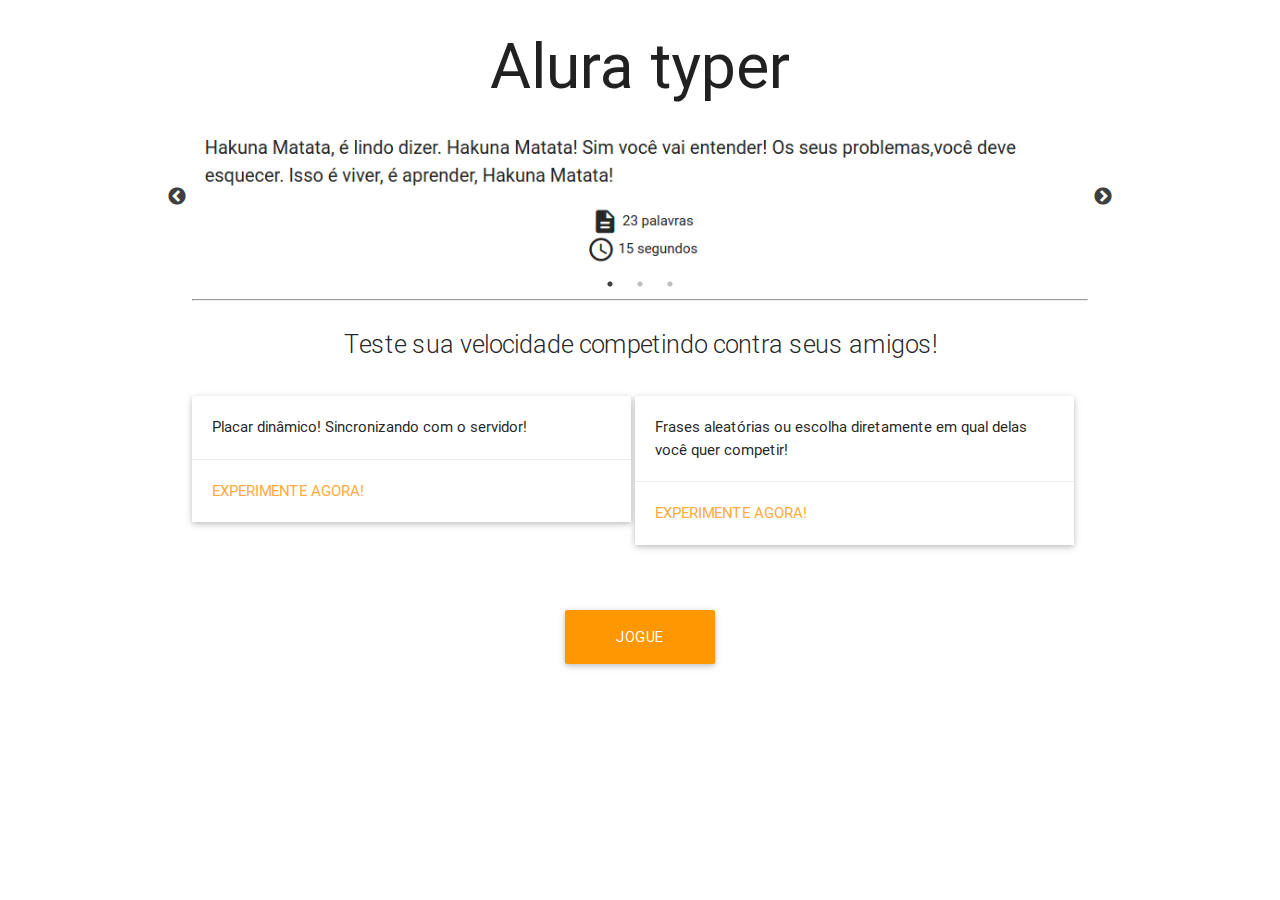
<file: public/index.html>
<!DOCTYPE html>
<html lang="en">
<head>
    <meta charset="UTF-8">
    <title>Alura Typer</title>
    <!--Import materialize.css-->
    <link rel="stylesheet" href="css/libs/materialize.min.css">
    <!-- Import Google Material Icons -->
    <link href="css/libs/google-fonts.css" rel="stylesheet">
    <link rel="stylesheet" type="text/css" href="slick/slick.css"/>
    <link rel="stylesheet" type="text/css" href="slick/slick-theme.css"/>
    <link href="css/index.css" rel="stylesheet">
</head>
<body>
    <section class="container">
        <h1 class="center titulo header">Alura typer</h1>
        <div class="slider">
            <img src="img/slide1.png" class="imagem-jogo">
            <img src="img/slide2.png" class="imagem-jogo">
            <img src="img/slide3.png" class="imagem-jogo">
        </div>
        <hr>
        <p class="flow-text center">Teste sua velocidade competindo contra seus amigos!</p>
        <div class="card">
           <div class="card-image">
             <!-- <img src="images/sample-1.jpg"> -->
           </div>
           <div class="card-content">
             <p>Placar dinâmico! Sincronizando com o servidor!</p>
           </div>
           <div class="card-action">
             <a href="principal.html">Experimente agora!</a>
           </div>
         </div>
         <div class="card">
           <div class="card-image">
             <!-- <img src="img/sl.jpg"> -->
           </div>
           <div class="card-content">
             <p>Frases aleatórias ou escolha diretamente em qual delas você quer competir!</p>
           </div>
           <div class="card-action">
             <a href="principal.html">Experimente agora!</a>
           </div>
         </div>

         <a class="waves-effect waves-light btn-large orange" id="botao-jogue" href="principal.html">Jogue agora!</a>

    </section>

    <script src="js/jquery.js"></script>
    <script src="slick/slick.min.js"></script>
    <script src="js/slider.js"></script>
   

</body>
</html>
</file>
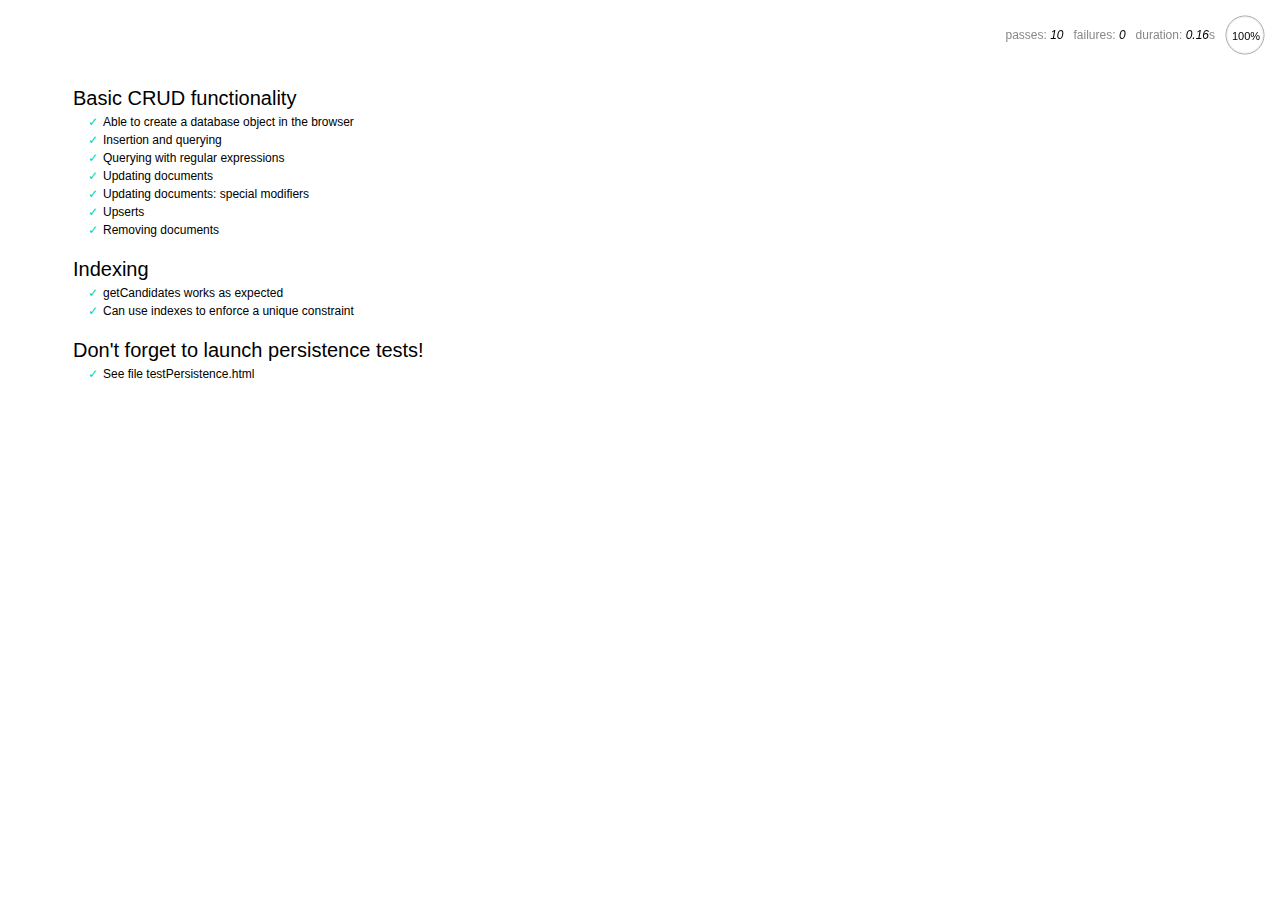
<file: servidor/node_modules/nedb/browser-version/test/index.html>
<!DOCTYPE html>
<html>
<head>
  <meta charset="utf-8">
  <title>Mocha tests for NeDB</title>
  <link rel="stylesheet" href="mocha.css">
</head>
<body>
  <div id="mocha"></div>
  <script src="jquery.min.js"></script>
  <script src="chai.js"></script>
  <script src="underscore.min.js"></script>
  <script src="mocha.js"></script>
  <script>mocha.setup('bdd')</script>
  <script src="../out/nedb.min.js"></script>
  <script src="localforage.js"></script>
  <script src="nedb-browser.js"></script>
  <script>
    mocha.checkLeaks();
    mocha.globals(['jQuery']);
    mocha.run();
  </script>
</body>
</html>
</file>
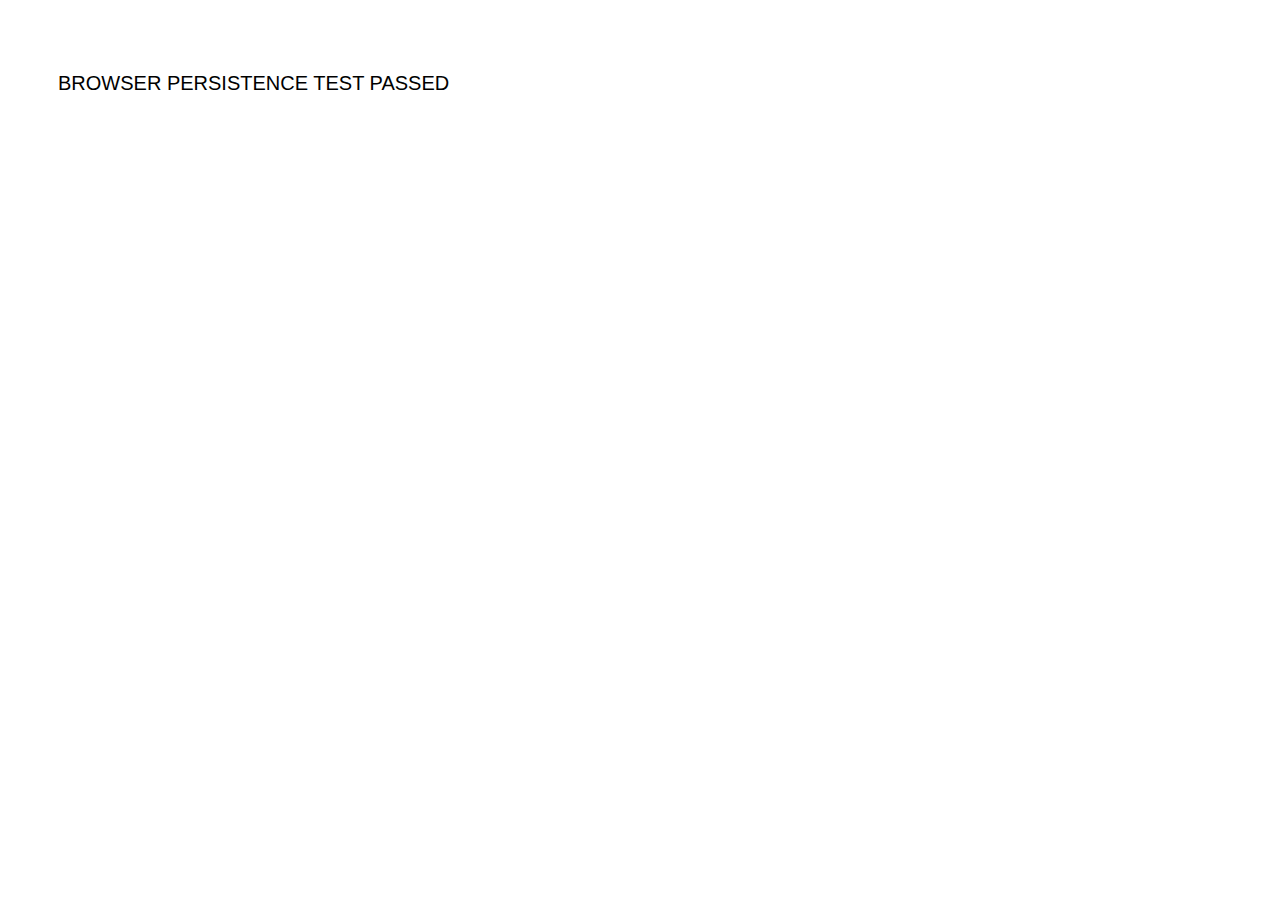
<file: servidor/node_modules/nedb/browser-version/test/testPersistence.html>
<!DOCTYPE html>
<html>
<head>
  <meta charset="utf-8">
  <title>Test NeDB persistence in the browser</title>
  <link rel="stylesheet" href="mocha.css">
</head>
<body>
  <div id="results"></div>
  <script src="../out/nedb.js"></script>
  <script src="./testPersistence.js"></script>
</body>
</html>
</file>
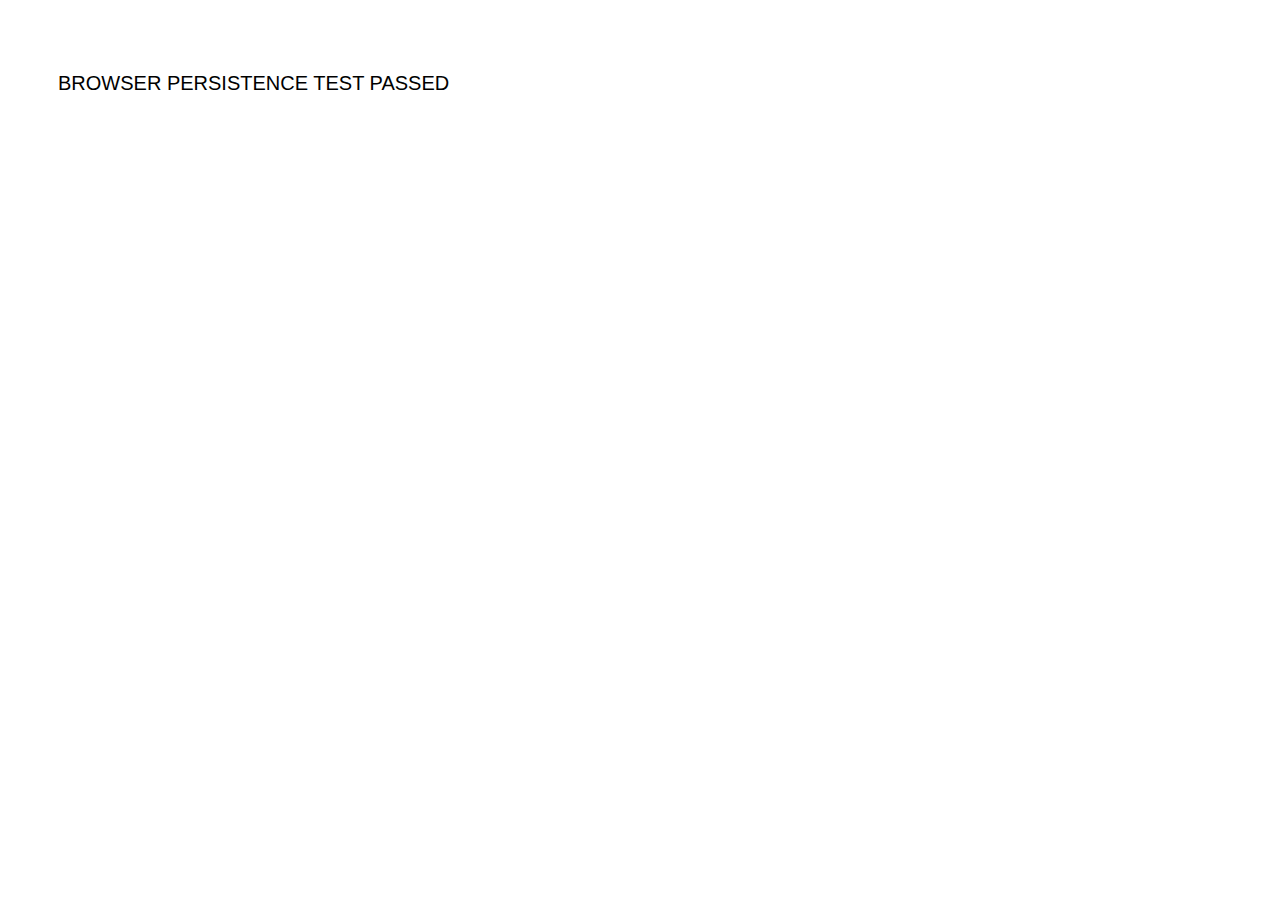
<file: servidor/node_modules/nedb/browser-version/test/testPersistence2.html>
<!DOCTYPE html>
<html>
<head>
  <meta charset="utf-8">
  <title>Test NeDB persistence in the browser - Results</title>
  <link rel="stylesheet" href="mocha.css">
</head>
<body>
  <div id="results"></div>
  <script src="jquery.min.js"></script>
  <script src="../out/nedb.js"></script>
  <script src="./testPersistence2.js"></script>
</body>
</html>
</file>
<file: public/css/libs/google-fonts.css>
/* fallback */
@font-face {
  font-family: 'Material Icons';
  font-style: normal;
  font-weight: 400;
  src: local('../../fonts/Material Icons'), local('../../fonts/MaterialIcons-Regular'), url(https://fonts.gstatic.com/s/materialicons/v17/2fcrYFNaTjcS6g4U3t-Y5ZjZjT5FdEJ140U2DJYC3mY.woff2) format('woff2');
}

.material-icons {
  font-family: 'Material Icons';
  font-weight: normal;
  font-style: normal;
  font-size: 24px;
  line-height: 1;
  letter-spacing: normal;
  text-transform: none;
  display: inline-block;
  white-space: nowrap;
  word-wrap: normal;
  direction: ltr;
  -webkit-font-feature-settings: 'liga';
  -webkit-font-smoothing: antialiased;
}
</file>
<file: servidor/node_modules/nedb/browser-version/test/mocha.css>
@charset "UTF-8";
body {
  font: 20px/1.5 "Helvetica Neue", Helvetica, Arial, sans-serif;
  padding: 60px 50px;
}

#mocha ul, #mocha li {
  margin: 0;
  padding: 0;
}

#mocha ul {
  list-style: none;
}

#mocha h1, #mocha h2 {
  margin: 0;
}

#mocha h1 {
  margin-top: 15px;
  font-size: 1em;
  font-weight: 200;
}

#mocha h1 a {
  text-decoration: none;
  color: inherit;
}

#mocha h1 a:hover {
  text-decoration: underline;
}

#mocha .suite .suite h1 {
  margin-top: 0;
  font-size: .8em;
}

#mocha h2 {
  font-size: 12px;
  font-weight: normal;
  cursor: pointer;
}

#mocha .suite {
  margin-left: 15px;
}

#mocha .test {
  margin-left: 15px;
}

#mocha .test:hover h2::after {
  position: relative;
  top: 0;
  right: -10px;
  content: '(view source)';
  font-size: 12px;
  font-family: arial;
  color: #888;
}

#mocha .test.pending:hover h2::after {
  content: '(pending)';
  font-family: arial;
}

#mocha .test.pass.medium .duration {
  background: #C09853;
}

#mocha .test.pass.slow .duration {
  background: #B94A48;
}

#mocha .test.pass::before {
  content: '✓';
  font-size: 12px;
  display: block;
  float: left;
  margin-right: 5px;
  color: #00d6b2;
}

#mocha .test.pass .duration {
  font-size: 9px;
  margin-left: 5px;
  padding: 2px 5px;
  color: white;
  -webkit-box-shadow: inset 0 1px 1px rgba(0,0,0,.2);
  -moz-box-shadow: inset 0 1px 1px rgba(0,0,0,.2);
  box-shadow: inset 0 1px 1px rgba(0,0,0,.2);
  -webkit-border-radius: 5px;
  -moz-border-radius: 5px;
  -ms-border-radius: 5px;
  -o-border-radius: 5px;
  border-radius: 5px;
}

#mocha .test.pass.fast .duration {
  display: none;
}

#mocha .test.pending {
  color: #0b97c4;
}

#mocha .test.pending::before {
  content: '◦';
  color: #0b97c4;
}

#mocha .test.fail {
  color: #c00;
}

#mocha .test.fail pre {
  color: black;
}

#mocha .test.fail::before {
  content: '✖';
  font-size: 12px;
  display: block;
  float: left;
  margin-right: 5px;
  color: #c00;
}

#mocha .test pre.error {
  color: #c00;
}

#mocha .test pre {
  display: inline-block;
  font: 12px/1.5 monaco, monospace;
  margin: 5px;
  padding: 15px;
  border: 1px solid #eee;
  border-bottom-color: #ddd;
  -webkit-border-radius: 3px;
  -webkit-box-shadow: 0 1px 3px #eee;
}

#report.pass .test.fail {
  display: none;
}

#report.fail .test.pass {
  display: none;
}

#error {
  color: #c00;
  font-size: 1.5  em;
  font-weight: 100;
  letter-spacing: 1px;
}

#stats {
  position: fixed;
  top: 15px;
  right: 10px;
  font-size: 12px;
  margin: 0;
  color: #888;
}

#stats .progress {
  float: right;
  padding-top: 0;
}

#stats em {
  color: black;
}

#stats a {
  text-decoration: none;
  color: inherit;
}

#stats a:hover {
  border-bottom: 1px solid #eee;
}

#stats li {
  display: inline-block;
  margin: 0 5px;
  list-style: none;
  padding-top: 11px;
}

code .comment { color: #ddd }
code .init { color: #2F6FAD }
code .string { color: #5890AD }
code .keyword { color: #8A6343 }
code .number { color: #2F6FAD }
</file>
<file: public/css/index.css>
.card{
	width: 49%;
	display: inline-block;
	vertical-align: top;
}


#botao-jogue{
	width: 150px;
	display: block;
	margin: 50px auto;
}

.slider{
	height: auto;
}

.slick-prev:before, .slick-next:before{
	color: black;
}
</file>
